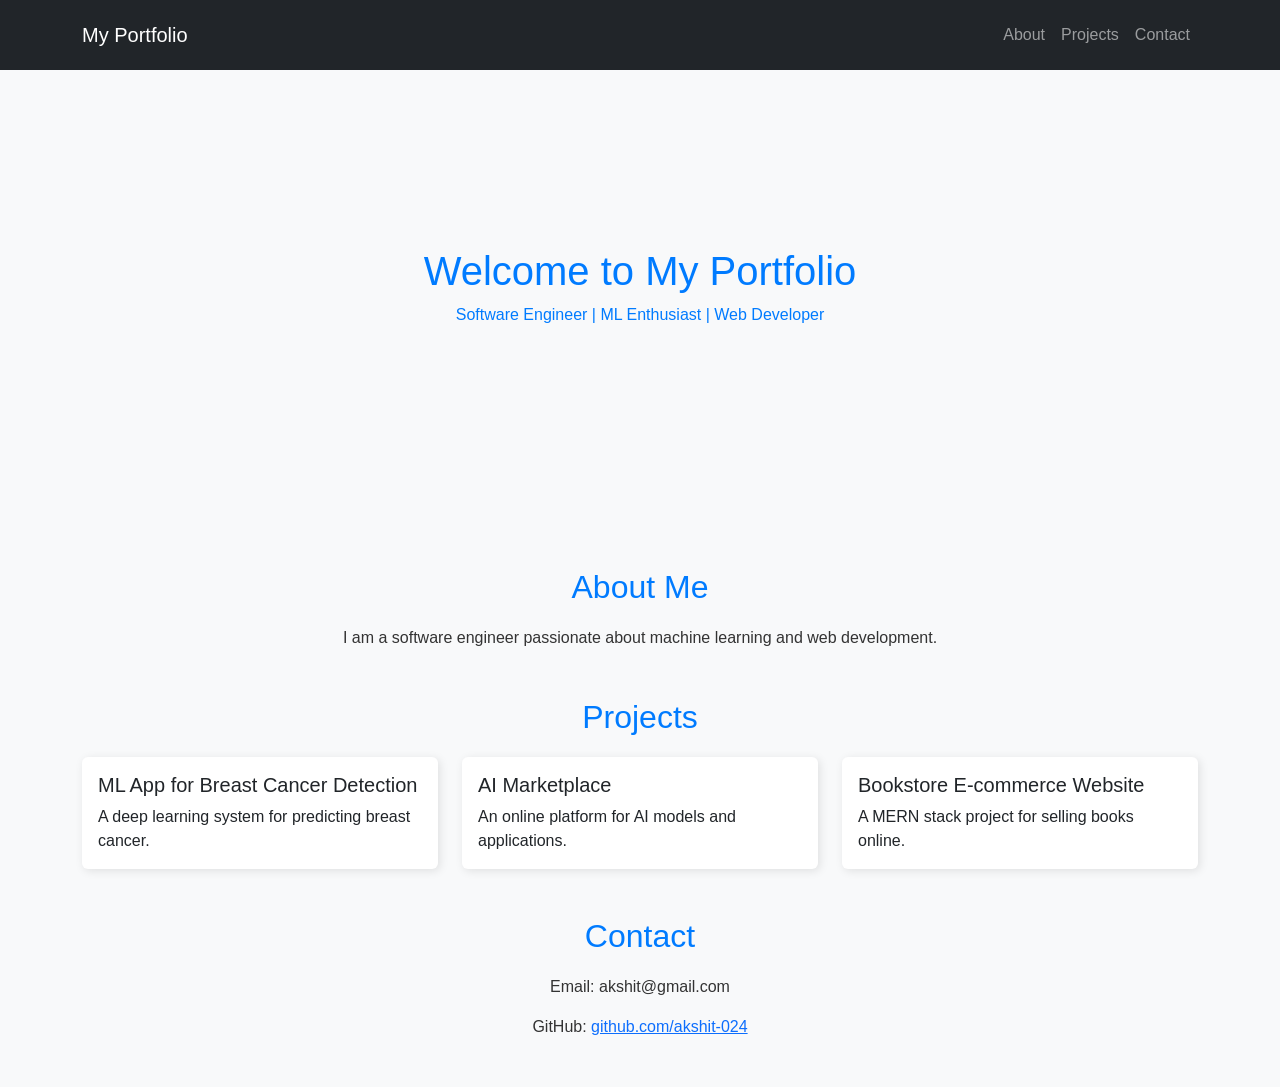
<file: Portfolio (FEWD CDN)/index.html>
<!DOCTYPE html>
<html lang="en">
<head>
    <meta charset="UTF-8">
    <meta name="viewport" content="width=device-width, initial-scale=1">
    <title>My Portfolio</title>
    
    <!-- Bootstrap CDN -->
    <link rel="stylesheet" href="https://cdn.jsdelivr.net/npm/bootstrap@5.3.2/dist/css/bootstrap.min.css">
    <script src="https://cdn.jsdelivr.net/npm/bootstrap@5.3.2/dist/js/bootstrap.bundle.min.js"></script>

    <link rel="stylesheet" href="style.css">
</head>
<body>

    <!-- Navbar -->
    <nav class="navbar navbar-expand-lg navbar-dark bg-dark">
        <div class="container">
            <a class="navbar-brand" href="#">My Portfolio</a>
            <button class="navbar-toggler" type="button" data-bs-toggle="collapse" data-bs-target="#navbarNav">
                <span class="navbar-toggler-icon"></span>
            </button>
            <div class="collapse navbar-collapse" id="navbarNav">
                <ul class="navbar-nav ms-auto">
                    <li class="nav-item"><a class="nav-link" href="#about">About</a></li>
                    <li class="nav-item"><a class="nav-link" href="#projects">Projects</a></li>
                    <li class="nav-item"><a class="nav-link" href="#contact">Contact</a></li>
                </ul>
            </div>
        </div>
    </nav>

    <!-- Hero Section -->
    <header class="hero">
        <div class="container">
            <h1>Welcome to My Portfolio</h1>
            <p>Software Engineer | ML Enthusiast | Web Developer</p>
        </div>
    </header>

    <!-- About Section -->
    <section id="about" class="container mt-5">
        <h2 class="text-center">About Me</h2>
        <p class="text-center">I am a software engineer passionate about machine learning and web development.</p>
    </section>

    <!-- Projects Section -->
    <section id="projects" class="container mt-5">
        <h2 class="text-center">Projects</h2>
        <div class="row">
            <div class="col-md-4">
                <div class="card">
                    <div class="card-body">
                        <h5 class="card-title">ML App for Breast Cancer Detection</h5>
                        <p class="card-text">A deep learning system for predicting breast cancer.</p>
                    </div>
                </div>
            </div>
            <div class="col-md-4">
                <div class="card">
                    <div class="card-body">
                        <h5 class="card-title">AI Marketplace</h5>
                        <p class="card-text">An online platform for AI models and applications.</p>
                    </div>
                </div>
            </div>
            <div class="col-md-4">
                <div class="card">
                    <div class="card-body">
                        <h5 class="card-title">Bookstore E-commerce Website</h5>
                        <p class="card-text">A MERN stack project for selling books online.</p>
                    </div>
                </div>
            </div>
        </div>
    </section>

    <!-- Contact Section -->
    <section id="contact" class="container mt-5 mb-5">
        <h2 class="text-center">Contact</h2>
        <p class="text-center">Email: akshit@gmail.com</p>
        <p class="text-center">GitHub: <a href="https://github.com/akshit-024" target="_blank">github.com/akshit-024</a></p>
        
    </section>

</body>
</html>
</file>
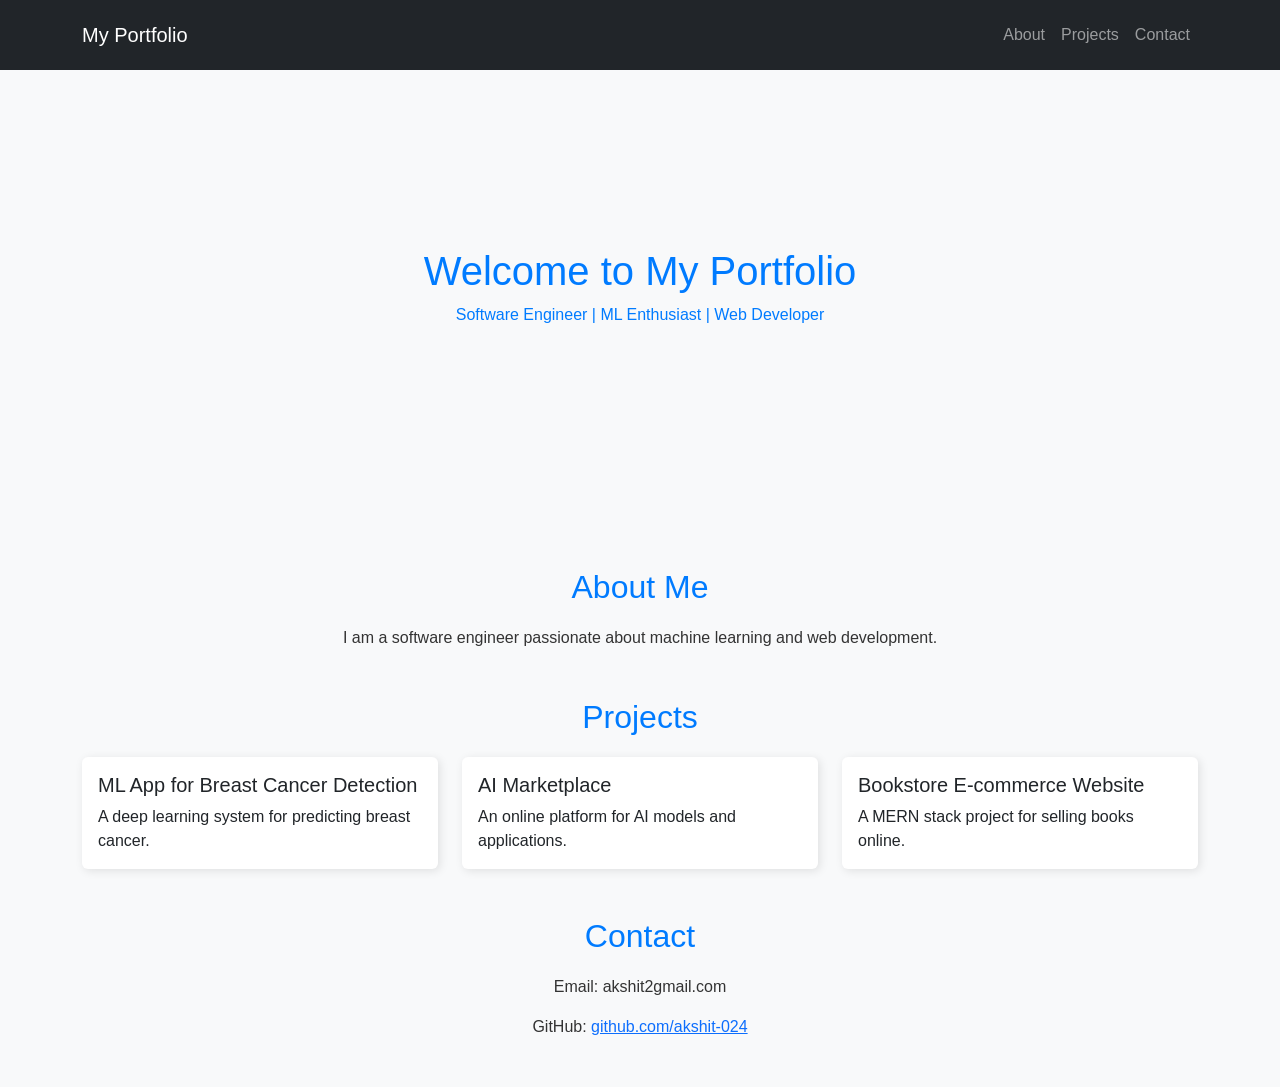
<file: Portfolio external css(FEWD)/index.html>
<!DOCTYPE html>
<html lang="en">
<head>
    <meta charset="UTF-8">
    <meta name="viewport" content="width=device-width, initial-scale=1">
    <title>My Portfolio</title>
    
    <!-- Bootstrap CDN -->
    <link rel="stylesheet" href="https://cdn.jsdelivr.net/npm/bootstrap@5.3.2/dist/css/bootstrap.min.css">
    <script src="https://cdn.jsdelivr.net/npm/bootstrap@5.3.2/dist/js/bootstrap.bundle.min.js"></script>

    <!-- External CSS -->
    <link rel="stylesheet" href="style.css">
</head>
<body>

    <!-- Navbar -->
    <nav class="navbar navbar-expand-lg navbar-dark bg-dark">
        <div class="container">
            <a class="navbar-brand" href="#">My Portfolio</a>
            <button class="navbar-toggler" type="button" data-bs-toggle="collapse" data-bs-target="#navbarNav">
                <span class="navbar-toggler-icon"></span>
            </button>
            <div class="collapse navbar-collapse" id="navbarNav">
                <ul class="navbar-nav ms-auto">
                    <li class="nav-item"><a class="nav-link" href="#about">About</a></li>
                    <li class="nav-item"><a class="nav-link" href="#projects">Projects</a></li>
                    <li class="nav-item"><a class="nav-link" href="#contact">Contact</a></li>
                </ul>
            </div>
        </div>
    </nav>

    <!-- Hero Section -->
    <header class="hero text-center">
        <div class="container">
            <h1>Welcome to My Portfolio</h1>
            <p>Software Engineer | ML Enthusiast | Web Developer</p>
        </div>
    </header>

    <!-- About Section -->
    <section id="about" class="container mt-5">
        <h2 class="text-center">About Me</h2>
        <p class="text-center">I am a software engineer passionate about machine learning and web development.</p>
    </section>

    <!-- Projects Section -->
    <section id="projects" class="container mt-5">
        <h2 class="text-center">Projects</h2>
        <div class="row">
            <div class="col-md-4">
                <div class="card">
                    <div class="card-body">
                        <h5 class="card-title">ML App for Breast Cancer Detection</h5>
                        <p class="card-text">A deep learning system for predicting breast cancer.</p>
                    </div>
                </div>
            </div>
            <div class="col-md-4">
                <div class="card">
                    <div class="card-body">
                        <h5 class="card-title">AI Marketplace</h5>
                        <p class="card-text">An online platform for AI models and applications.</p>
                    </div>
                </div>
            </div>
            <div class="col-md-4">
                <div class="card">
                    <div class="card-body">
                        <h5 class="card-title">Bookstore E-commerce Website</h5>
                        <p class="card-text">A MERN stack project for selling books online.</p>
                    </div>
                </div>
            </div>
        </div>
    </section>

    <!-- Contact Section -->
    <section id="contact" class="container mt-5 mb-5">
        <h2 class="text-center">Contact</h2>
        <p class="text-center">Email: akshit2gmail.com</p>
        <p class="text-center">GitHub: <a href="https://github.com/akshit-024" target="_blank">github.com/akshit-024</a></p>
    </section>

</body>
</html>
</file>
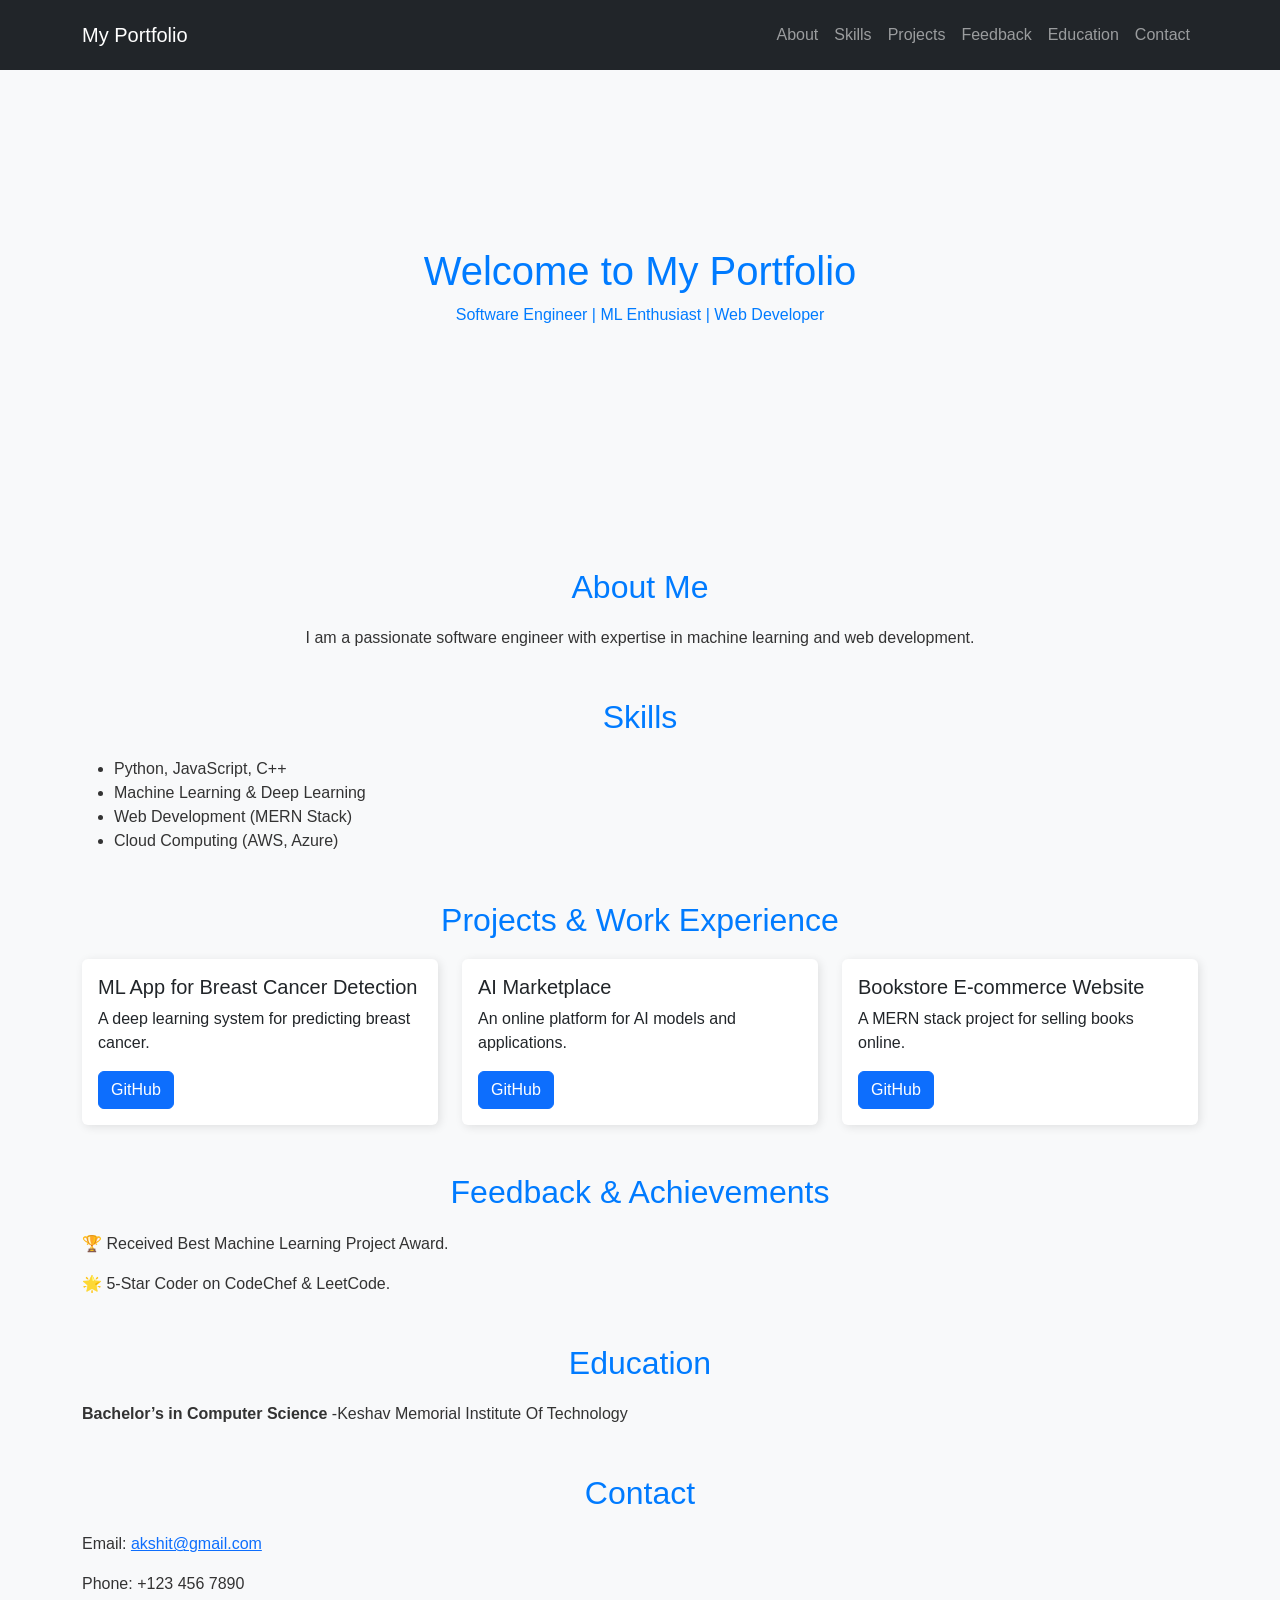
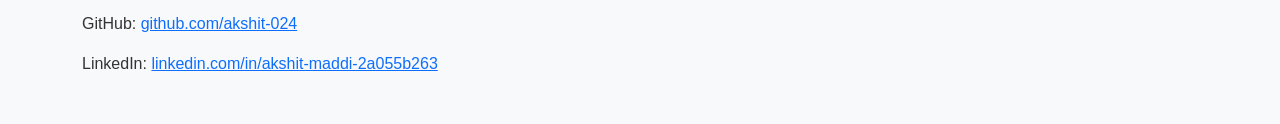
<file: portfolio internal css(FEWD)/index.html>
<!DOCTYPE html>
<html lang="en">
<head>
    <meta charset="UTF-8">
    <meta name="viewport" content="width=device-width, initial-scale=1">
    <title>My Portfolio</title>
    
    <!-- Bootstrap CDN -->
    <link rel="stylesheet" href="https://cdn.jsdelivr.net/npm/bootstrap@5.3.2/dist/css/bootstrap.min.css">
    <script src="https://cdn.jsdelivr.net/npm/bootstrap@5.3.2/dist/js/bootstrap.bundle.min.js"></script>

    <!-- Internal CSS -->
    <style>
        body {
            font-family: 'Arial', sans-serif;
            background-color: #f8f9fa;
            color: #333;
        }
        .navbar {
            padding: 15px;
        }
        .hero {
            background: url('https://source.unsplash.com/1600x900/?technology,developer') no-repeat center center/cover;
            height: 50vh;
            display: flex;
            align-items: center;
            justify-content: center;
            text-align: center;
            color: #007bff;
        }
        .section-title {
            color: #007bff;
            margin-bottom: 20px;
        }
        .card {
            border: none;
            box-shadow: 2px 2px 10px rgba(0, 0, 0, 0.1);
            transition: transform 0.3s ease-in-out;
        }
        .card:hover {
            transform: translateY(-5px);
        }
        .contact a {
            text-decoration: none;
            color: #007bff;
            font-weight: bold;
        }
        .contact a:hover {
            color: #0056b3;
        }
    </style>
</head>
<body>

    <!-- Navbar -->
    <nav class="navbar navbar-expand-lg navbar-dark bg-dark">
        <div class="container">
            <a class="navbar-brand" href="#">My Portfolio</a>
            <button class="navbar-toggler" type="button" data-bs-toggle="collapse" data-bs-target="#navbarNav">
                <span class="navbar-toggler-icon"></span>
            </button>
            <div class="collapse navbar-collapse" id="navbarNav">
                <ul class="navbar-nav ms-auto">
                    <li class="nav-item"><a class="nav-link" href="#about">About</a></li>
                    <li class="nav-item"><a class="nav-link" href="#skills">Skills</a></li>
                    <li class="nav-item"><a class="nav-link" href="#projects">Projects</a></li>
                    <li class="nav-item"><a class="nav-link" href="#feedback">Feedback</a></li>
                    <li class="nav-item"><a class="nav-link" href="#education">Education</a></li>
                    <li class="nav-item"><a class="nav-link" href="#contact">Contact</a></li>
                </ul>
            </div>
        </div>
    </nav>

    <!-- Hero Section -->
    <header class="hero">
        <div class="container">
            <h1>Welcome to My Portfolio</h1>
            <p>Software Engineer | ML Enthusiast | Web Developer</p>
        </div>
    </header>

    <!-- About Me Section -->
    <section id="about" class="container mt-5">
        <h2 class="section-title text-center">About Me</h2>
        <p class="text-center">I am a passionate software engineer with expertise in machine learning and web development.</p>
    </section>

    <!-- Skills Section -->
    <section id="skills" class="container mt-5">
        <h2 class="section-title text-center">Skills</h2>
        <ul>
            <li>Python, JavaScript, C++</li>
            <li>Machine Learning & Deep Learning</li>
            <li>Web Development (MERN Stack)</li>
            <li>Cloud Computing (AWS, Azure)</li>
        </ul>
    </section>

    <!-- Projects Section -->
    <section id="projects" class="container mt-5">
        <h2 class="section-title text-center">Projects & Work Experience</h2>
        <div class="row">
            <div class="col-md-4">
                <div class="card">
                    <div class="card-body">
                        <h5 class="card-title">ML App for Breast Cancer Detection</h5>
                        <p class="card-text">A deep learning system for predicting breast cancer.</p>
                        <a href="https://github.com/yourusername/ml-breast-cancer" target="_blank" class="btn btn-primary">GitHub</a>
                    </div>
                </div>
            </div>
            <div class="col-md-4">
                <div class="card">
                    <div class="card-body">
                        <h5 class="card-title">AI Marketplace</h5>
                        <p class="card-text">An online platform for AI models and applications.</p>
                        <a href="https://github.com/yourusername/ai-marketplace" target="_blank" class="btn btn-primary">GitHub</a>
                    </div>
                </div>
            </div>
            <div class="col-md-4">
                <div class="card">
                    <div class="card-body">
                        <h5 class="card-title">Bookstore E-commerce Website</h5>
                        <p class="card-text">A MERN stack project for selling books online.</p>
                        <a href="https://github.com/yourusername/bookstore" target="_blank" class="btn btn-primary">GitHub</a>
                    </div>
                </div>
            </div>
        </div>
    </section>

    <!-- Feedback / Achievements Section -->
    <section id="feedback" class="container mt-5">
        <h2 class="section-title text-center">Feedback & Achievements</h2>
        <p>🏆 Received Best Machine Learning Project Award.</p>
        <p>🌟 5-Star Coder on CodeChef & LeetCode.</p>
    </section>

    <!-- Education Section -->
    <section id="education" class="container mt-5">
        <h2 class="section-title text-center">Education</h2>
        <p><strong>Bachelor’s in Computer Science</strong> -Keshav Memorial Institute Of Technology</p>
    </section>

    <!-- Contact Section -->
    <section id="contact" class="container mt-5 mb-5">
        <h2 class="section-title text-center">Contact</h2>
        <p>Email: <a href="mailto:yourname@example.com">akshit@gmail.com</a></p>
        <p>Phone: +123 456 7890</p>
        <p>GitHub: <a href="https://github.com/akshit-024" target="_blank">github.com/akshit-024</a></p>
        <p>LinkedIn: <a href="https://www.linkedin.com/in/akshit-maddi-2a055b263/" target="_blank">linkedin.com/in/akshit-maddi-2a055b263</a></p>
    </section>

</body>
</html>
</file>
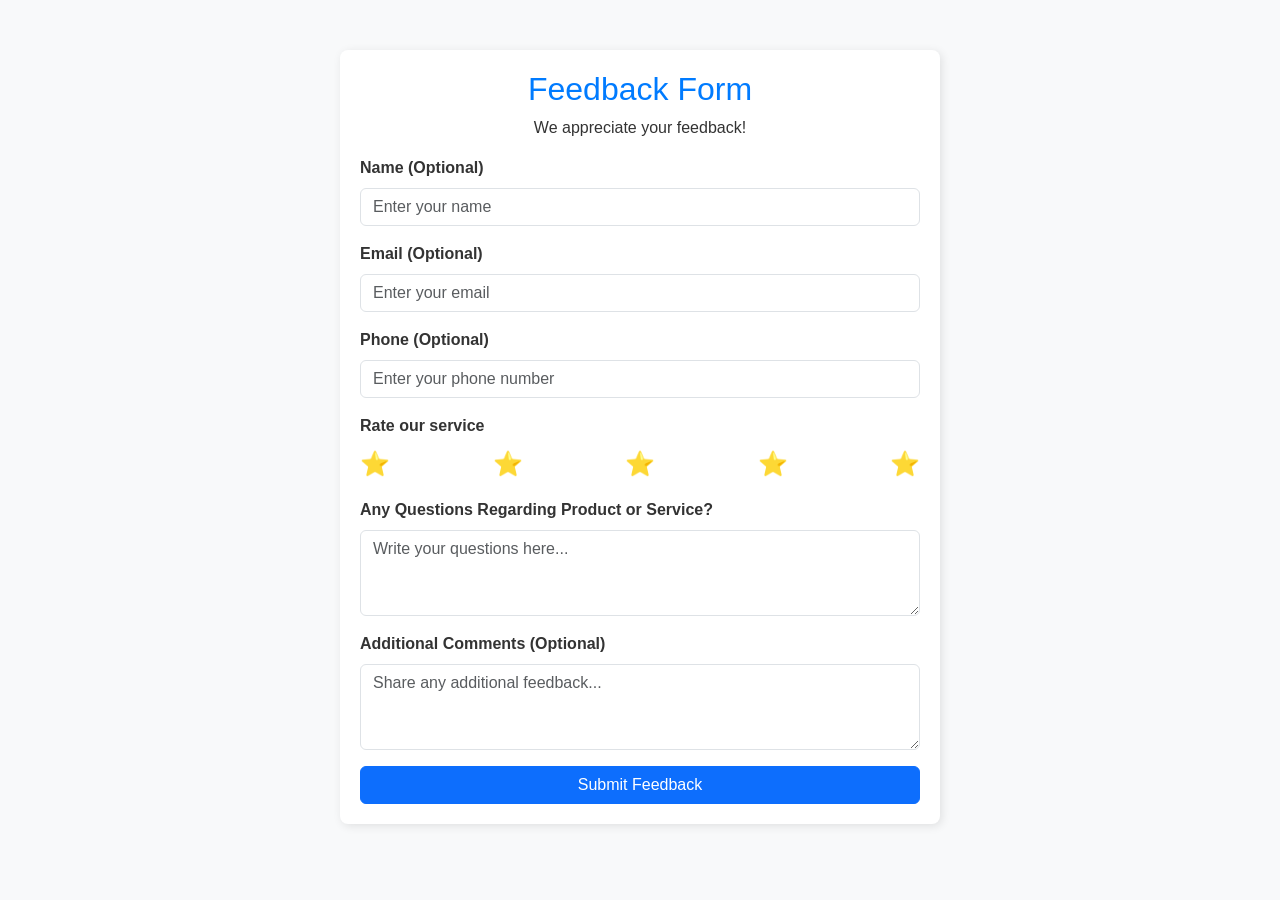
<file: feedback form internal css(FEWD)/feedback.html>
<!DOCTYPE html>
<html lang="en">
<head>
    <meta charset="UTF-8">
    <meta name="viewport" content="width=device-width, initial-scale=1">
    <title>Feedback Form</title>

    <!-- Bootstrap CDN -->
    <link rel="stylesheet" href="https://cdn.jsdelivr.net/npm/bootstrap@5.3.2/dist/css/bootstrap.min.css">
    <script src="https://cdn.jsdelivr.net/npm/bootstrap@5.3.2/dist/js/bootstrap.bundle.min.js"></script>

    <!-- Internal CSS -->
    <style>
        body {
            font-family: 'Arial', sans-serif;
            background-color: #f8f9fa;
            color: #333;
        }
        .container {
            max-width: 600px;
            background: #fff;
            padding: 20px;
            margin: 50px auto;
            border-radius: 8px;
            box-shadow: 2px 2px 10px rgba(0, 0, 0, 0.1);
        }
        h2 {
            color: #007bff;
        }
        .form-label {
            font-weight: bold;
        }
        .btn-primary {
            width: 100%;
        }
        .rating {
            display: flex;
            justify-content: space-between;
        }
        .rating input {
            display: none;
        }
        .rating label {
            font-size: 24px;
            cursor: pointer;
            color: #ccc;
        }
        .rating input:checked ~ label {
            color: #007bff;
        }
    </style>
</head>
<body>

    <div class="container">
        <h2 class="text-center">Feedback Form</h2>
        <p class="text-center">We appreciate your feedback!</p>

        <form>
            <!-- Name (Optional) -->
            <div class="mb-3">
                <label class="form-label">Name (Optional)</label>
                <input type="text" class="form-control" placeholder="Enter your name">
            </div>

            <!-- Email (Optional) -->
            <div class="mb-3">
                <label class="form-label">Email (Optional)</label>
                <input type="email" class="form-control" placeholder="Enter your email">
            </div>

            <!-- Phone (Optional) -->
            <div class="mb-3">
                <label class="form-label">Phone (Optional)</label>
                <input type="tel" class="form-control" placeholder="Enter your phone number">
            </div>

            <!-- Rating -->
            <div class="mb-3">
                <label class="form-label">Rate our service</label>
                <div class="rating">
                    <input type="radio" id="star5" name="rating" value="5"><label for="star5">⭐</label>
                    <input type="radio" id="star4" name="rating" value="4"><label for="star4">⭐</label>
                    <input type="radio" id="star3" name="rating" value="3"><label for="star3">⭐</label>
                    <input type="radio" id="star2" name="rating" value="2"><label for="star2">⭐</label>
                    <input type="radio" id="star1" name="rating" value="1"><label for="star1">⭐</label>
                </div>
            </div>

            <!-- Questions regarding product/service -->
            <div class="mb-3">
                <label class="form-label">Any Questions Regarding Product or Service?</label>
                <textarea class="form-control" rows="3" placeholder="Write your questions here..."></textarea>
            </div>

            <!-- Additional Comments (Optional) -->
            <div class="mb-3">
                <label class="form-label">Additional Comments (Optional)</label>
                <textarea class="form-control" rows="3" placeholder="Share any additional feedback..."></textarea>
            </div>

            <!-- Submit Button -->
            <button type="submit" class="btn btn-primary">Submit Feedback</button>
        </form>
    </div>

</body>
</html>
</file>
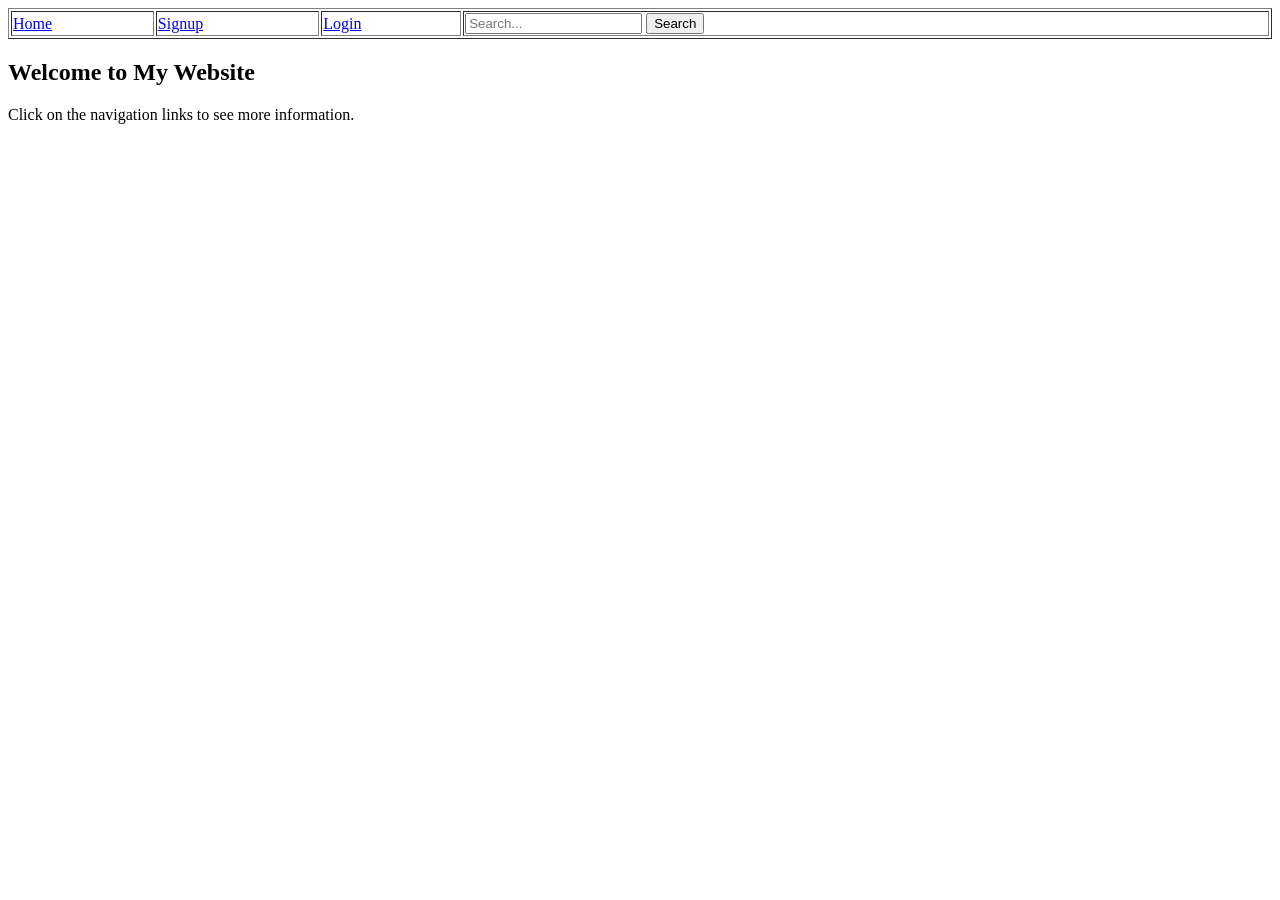
<file: Navagation bar/navbar.html>
<!DOCTYPE html>
<html lang="en">
<head>
    <meta charset="UTF-8">
    <meta name="viewport" content="width=device-width, initial-scale=1">
    <title>Navigation Bar with Content</title>
</head>
<body>

    <!-- Navigation Bar -->
    <nav>
        <table width="100%" border="1">
            <tr>
                <td><a href="#" onclick="showContent('home')">Home</a></td>
                <td><a href="#" onclick="showContent('signup')">Signup</a></td>
                <td><a href="#" onclick="showContent('login')">Login</a></td>
                <td>
                    <form onsubmit="searchContent(); return false;">
                        <input type="text" id="searchQuery" placeholder="Search...">
                        <input type="submit" value="Search">
                    </form>
                </td>
            </tr>
        </table>
    </nav>

    <!-- Content Sections -->
    <div id="content">
        <h2>Welcome to My Website</h2>
        <p>Click on the navigation links to see more information.</p>
    </div>

    <script>
        function showContent(section) {
            let content = document.getElementById('content');
            if (section === 'home') {
                content.innerHTML = "<h2>Home</h2><p>Welcome to the home page of our website.</p>";
            } else if (section === 'signup') {
                content.innerHTML = "<h2>Signup</h2><p>Register a new account to access exclusive features.</p>";
            } else if (section === 'login') {
                content.innerHTML = "<h2>Login</h2><p>Enter your credentials to log in.</p>";
            }
        }

        function searchContent() {
            let query = document.getElementById('searchQuery').value;
            let content = document.getElementById('content');
            if (query.trim() !== "") {
                content.innerHTML = "<h2>Search Results</h2><p>You searched for: <strong>" + query + "</strong></p>";
            } else {
                content.innerHTML = "<h2>Search</h2><p>Please enter a search term.</p>";
            }
        }
    </script>

</body>
</html>
</file>
<file: Portfolio (FEWD CDN)/style.css>
/* General Styles */
body {
    font-family: 'Arial', sans-serif;
    background-color: #f8f9fa;
    color: #333;
}

/* Navbar */
.navbar {
    padding: 15px;
}

/* Hero Section */
.hero {
    background: url('https://source.unsplash.com/1600x900/?technology,code') no-repeat center center/cover;
    height: 50vh;
    display: flex;
    align-items: center;
    justify-content: center;
    text-align: center;
}

/* Change text color in Hero Section */
.hero h1,
.hero p {
    color: #007bff !important; /* Bootstrap primary blue */
}

/* Section Headers */
h2 {
    color: #007bff;
    margin-bottom: 20px;
}

/* Project Cards */
.card {
    border: none;
    box-shadow: 2px 2px 10px rgba(0, 0, 0, 0.1);
    transition: transform 0.3s ease-in-out;
}
.card:hover {
    transform: translateY(-5px);
}

/* Feedback Form */
form {
    background: white;
    padding: 20px;
    border-radius: 5px;
    box-shadow: 2px 2px 10px rgba(0, 0, 0, 0.1);
}
.btn-primary {
    background-color: #007bff;
    border: none;
}
.btn-primary:hover {
    background-color: #0056b3;
}
</file>
<file: Portfolio external css(FEWD)/style.css>
/* General Styles */
body {
    font-family: 'Arial', sans-serif;
    background-color: #f8f9fa;
    color: #333;
}

/* Navbar */
.navbar {
    padding: 15px;
}

/* Hero Section */
.hero {
    background: url('https://source.unsplash.com/1600x900/?technology,code') no-repeat center center/cover;
    height: 50vh;
    display: flex;
    align-items: center;
    justify-content: center;
    text-align: center;
}

/* Change text color in Hero Section */
.hero h1,
.hero p {
    color: #007bff !important; /* Bootstrap primary blue */
}

/* Section Headers */
h2 {
    color: #007bff;
    margin-bottom: 20px;
}

/* Project Cards */
.card {
    border: none;
    box-shadow: 2px 2px 10px rgba(0, 0, 0, 0.1);
    transition: transform 0.3s ease-in-out;
}
.card:hover {
    transform: translateY(-5px);
}

/* Feedback Form */
form {
    background: white;
    padding: 20px;
    border-radius: 5px;
    box-shadow: 2px 2px 10px rgba(0, 0, 0, 0.1);
}
.btn-primary {
    background-color: #007bff;
    border: none;
}
.btn-primary:hover {
    background-color: #0056b3;
}
</file>
